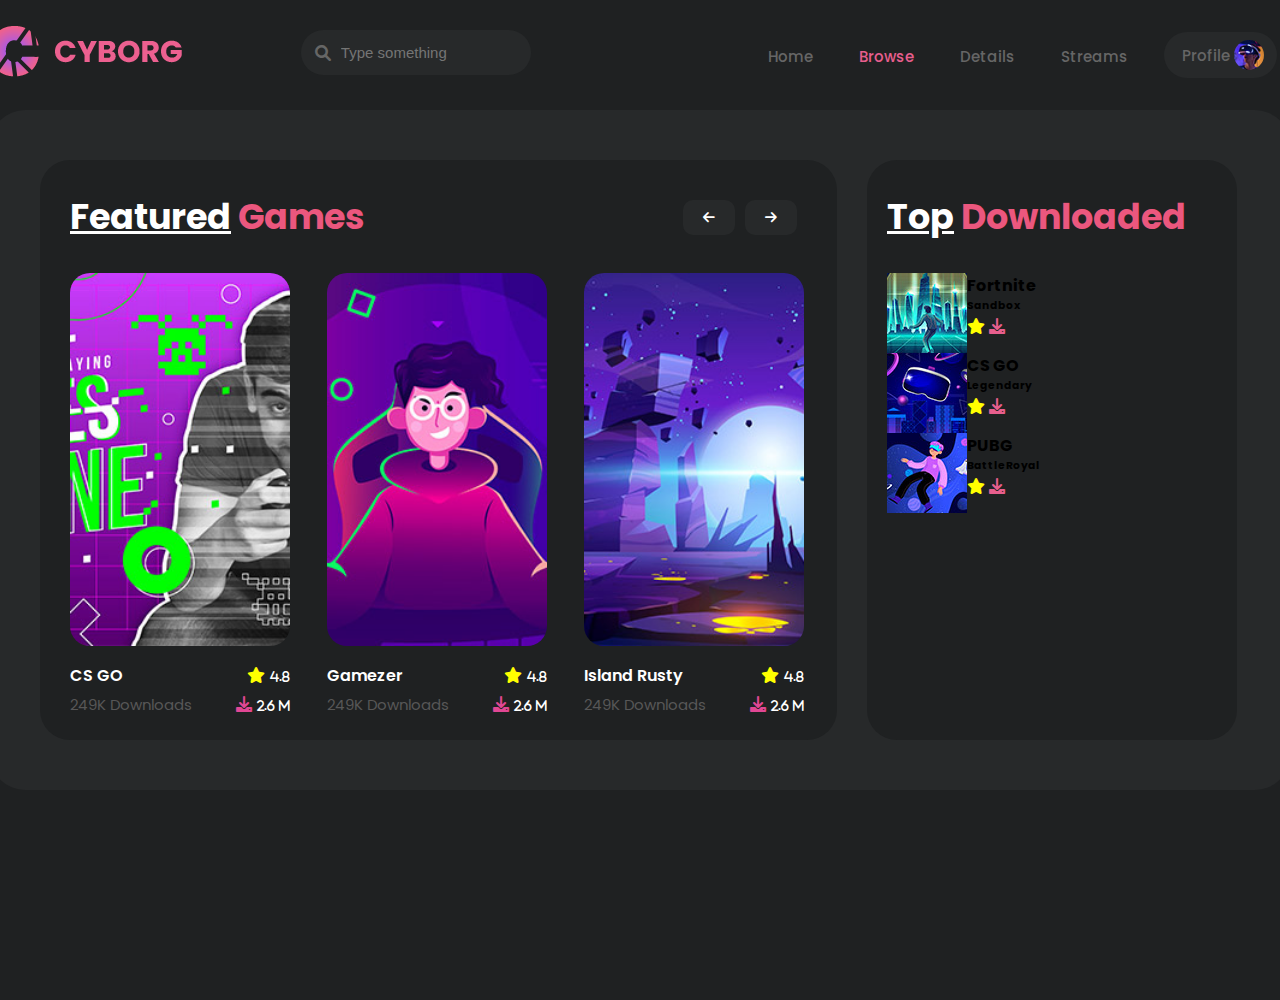
<file: Cyborg sait/browse.html>
<!DOCTYPE html>
<html lang="en">
<head>
    <meta charset="UTF-8">
    <meta name="viewport" content="width=device-width, initial-scale=1.0">
    <title>Browse</title>
    <link rel="stylesheet" href="css/browse.css">
    <link href="https://fonts.googleapis.com/css2?family=Poppins:ital,wght@0,100;0,200;0,300;0,400;0,500;0,600;0,700;0,800;0,900;1,100;1,200;1,300;1,400;1,500;1,600;1,700;1,800;1,900&display=swap" rel="stylesheet">
    <link href="https://cdnjs.cloudflare.com/ajax/libs/font-awesome/6.0.0-beta3/css/all.min.css" rel="stylesheet">
</head>
<body>
    <div id="all-content">
        <header>
            <nav>
                <div id="header-logo">
                    <a href="#"><img src="images/logo.png" alt="Logo cyborg"></a>
                </div>
                <div id="header-searcher">
                    <i class="fas fa-search" style="position:relative; right:-30px; top:-2px; color:#666;"></i>
                    <input type="text" placeholder="Type something">
                </div>
                <div id="header-navigation">
                    <ul>
                        <li><a href="home.html" class="header-btns">Home</a></li>
                        <li><a href="browse.html" class="header-btns" style="color: #e75e8d;">Browse</a></li>
                        <li><a href="#" class="header-btns">Details</a></li>
                        <li><a href="#" class="header-btns">Streams</a></li>
                        <li>
                            <a href="#" id="profile-btn">
                                <span>Profile</span>
                                <img src="images/profile-header.jpg" alt="avatar" width="25px" height="25px">
                            </a>
                        </li>
                    </ul>
                </div>
            </nav>
        </header>
        <main>
            <div id="info-container">
                <article id="featered-games">
                    <div class="headings">
                        <h3 class="blocks-h3"><span>Featured</span> Games</h3>
                        <div>
                            <button type="button" onclick="gamesContainer.Next()"><i class="fas fa-arrow-left" style="color: white;"></i></button>   
                            <button type="button" onclick="gamesContainer.Pre()"><i class="fas fa-arrow-right" style="color: white;"></i></button>                      
                        </div>
                    </div>                    
                    <div id="games-container">
                        <div class="games-container-block" id="first">
                            <img src="images\featured-01.jpg" alt="">
                            <div class="first-line">
                                <h5>CS GO</h5>
                                <i class="fas fa-star" style="color:yellow;"></i>
                            </div>
                            <div class="second-line">
                                <p>249K Downloads</p>
                                <i class="fas fa-download" style="color:rgb(225, 71, 148);"></i>
                            </div>
                        </div>
                        <div class="games-container-block" id="second">
                            <img src="images\featured-02.jpg" alt="">
                            <div class="first-line">
                                <h5>Gamezer</h5>
                                <i class="fas fa-star" style="color:yellow;"></i>
                            </div>
                            <div class="second-line">
                                <p>249K Downloads</p>
                                <i class="fas fa-download" style="color:rgb(225, 71, 148);"></i>
                            </div>
                        </div>
                        <div class="games-container-block" id="third">
                            <img src="images\featured-03.jpg" alt="">
                            <div class="first-line">
                                <h5>Island Rusty</h5>
                                <i class="fas fa-star" style="color:yellow;"></i>
                            </div>
                            <div class="second-line">
                                <p>249K Downloads</p>
                                <i class="fas fa-download" style="color:rgb(225, 71, 148);"></i>
                            </div>
                        </div>
                    </div>
                </article>
                <article id="top-downloaded">
                    <h3 class="blocks-h3"><span>Top</span> Downloaded</h3>
                    <ul>
                        <li>
                            <img src="images\game-01.jpg" alt="">
                            <h4>Fortnite</h4>
                            <h6>Sandbox</h6>
                            <span><i class="fas fa-star" style="color: yellow;"></i></span>
                            <span><i class="fas fa-download" style="color: #e75e8d;"></i></span>
                        </li>
                        <li>
                            <img src="images\game-02.jpg" alt="">
                            <h4>CS GO</h4>
                            <h6>Legendary</h6>
                            <span><i class="fas fa-star" style="color: yellow;"></i></span>
                            <span><i class="fas fa-download" style="color: #e75e8d;"></i></span>
                        </li>
                        <li>
                            <img src="images\game-03.jpg" alt="">
                            <h4>PUBG</h4>
                            <h6>BattleRoyal</h6>
                            <span><i class="fas fa-star" style="color: yellow;"></i></span>
                            <span><i class="fas fa-download" style="color: #e75e8d;"></i></span>
                        </li>
                    </ul>
                </article>
            </div>
        </main>
    </div>
    <script src="js/browse.js"></script>
</body>
</html>
</file>
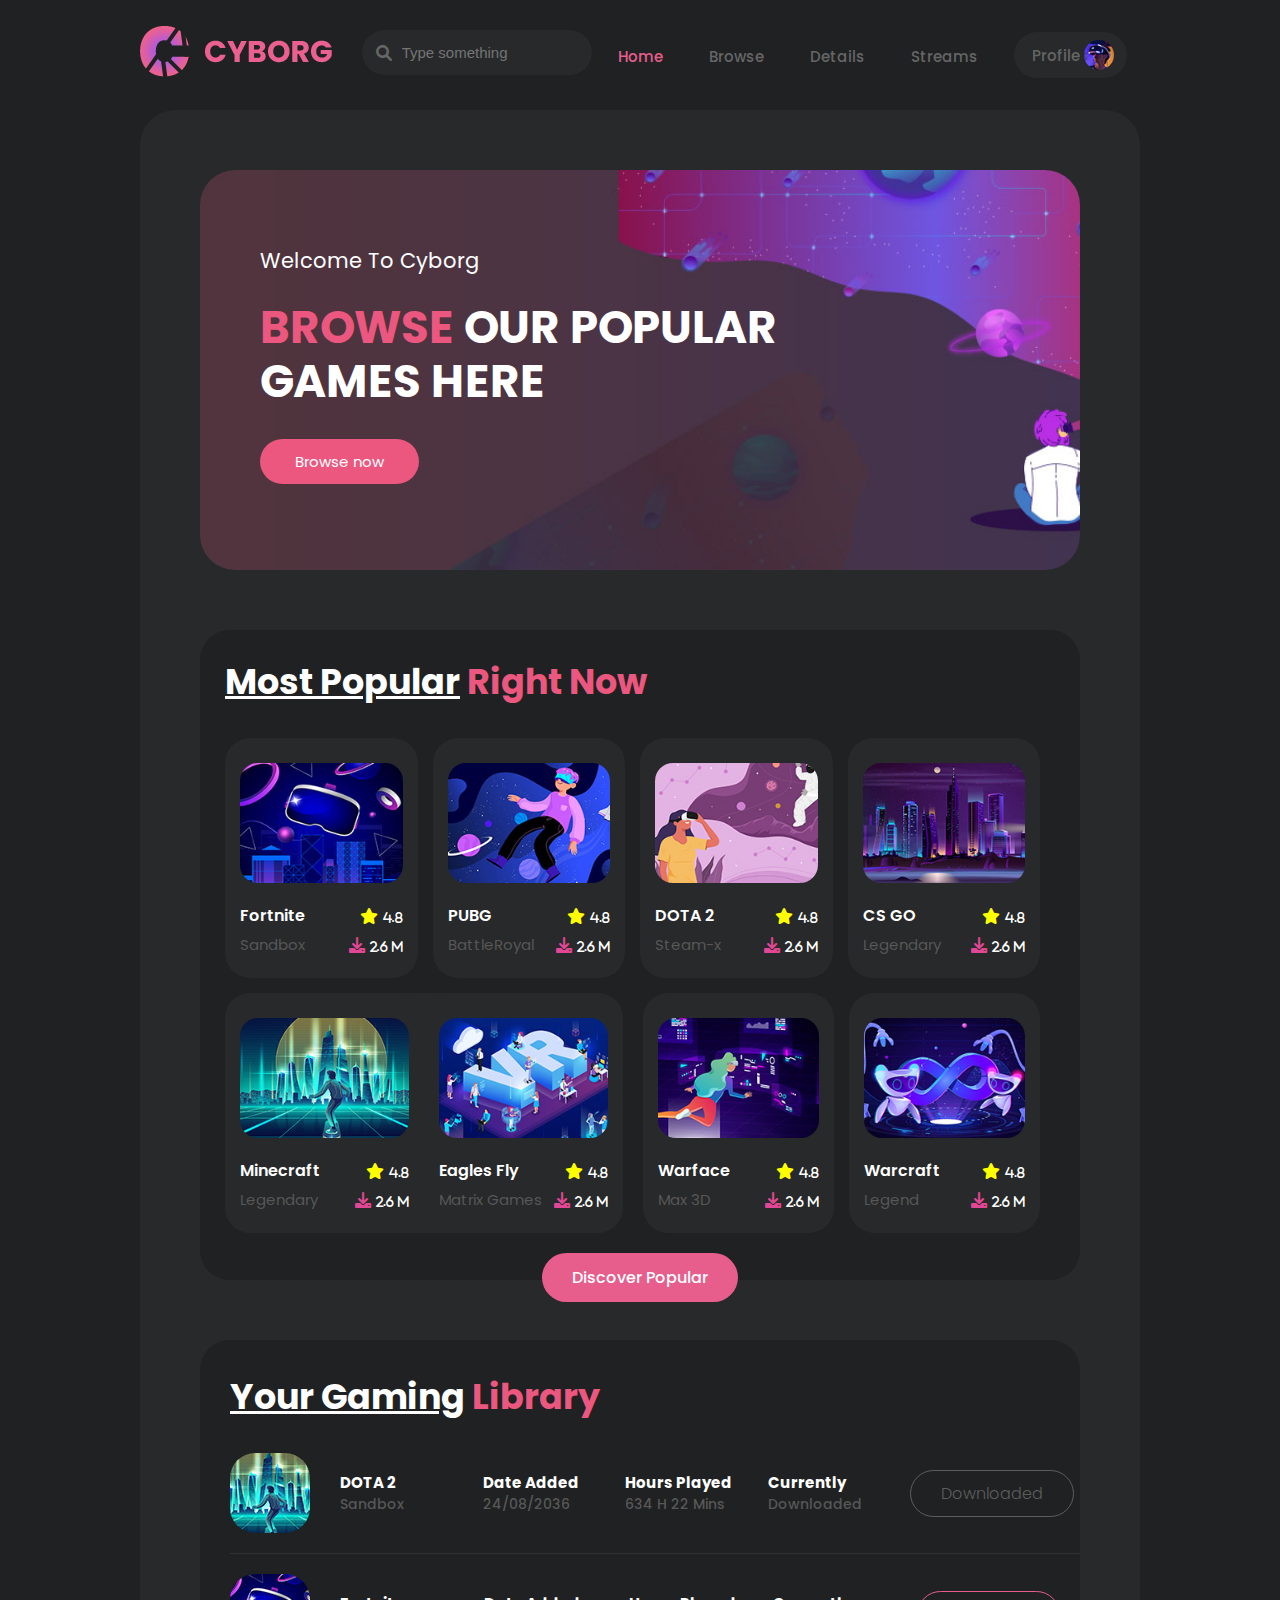
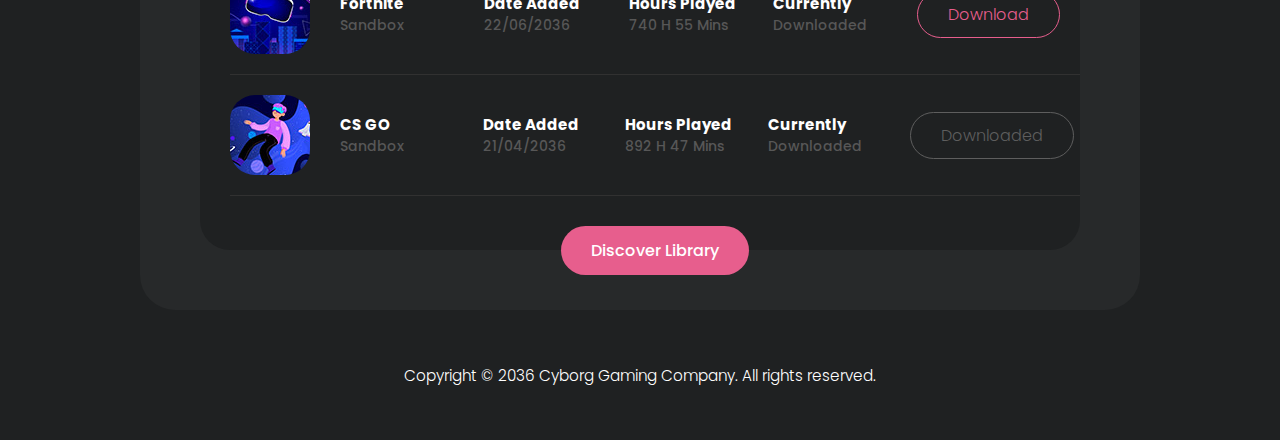
<file: Cyborg sait/home.html>
<!DOCTYPE html>
<html lang="en">
<head>
    <meta charset="UTF-8">
    <meta name="viewport" content="width=device-width, initial-scale=1.0">
    <title>Website</title>

    <!--добавление шрифтов и fontawesome-->
    <link href="https://fonts.googleapis.com/css2?family=Poppins:ital,wght@0,100;0,200;0,300;0,400;0,500;0,600;0,700;0,800;0,900;1,100;1,200;1,300;1,400;1,500;1,600;1,700;1,800;1,900&display=swap" rel="stylesheet">
    <link href="https://cdnjs.cloudflare.com/ajax/libs/font-awesome/6.0.0-beta3/css/all.min.css" rel="stylesheet">

    <!--добавление стилей-->
    <link rel="stylesheet" href="css/home.css">
</head>
<body>
    <div id="all-content">
        <header>
            <nav>
                <div id="header-logo">
                    <a href="#"><img src="images/logo.png" alt="Logo cyborg"></a>
                </div>
                <div id="header-searcher">
                    <i class="fas fa-search" style="position:relative; right:-30px; top:-2px; color:#666;"></i>
                    <input type="text" placeholder="Type something">
                </div>
                <div id="header-navigation">
                    <ul>
                        <li><a href="home.html" class="header-btns" style="color: #e75e8d;">Home</a></li>
                        <li><a href="browse.html" class="header-btns">Browse</a></li>
                        <li><a href="#" class="header-btns">Details</a></li>
                        <li><a href="#" class="header-btns">Streams</a></li>
                        <li>
                            <a href="#" id="profile-btn">
                                <span>Profile</span>
                                <img src="images/profile-header.jpg" alt="avatar" width="25px" height="25px">
                            </a>
                        </li>
                    </ul>
                </div>
            </nav>
        </header>
        <main>
            <div id="main-baner">
                <div id="main-baner-text">
                    <h4>Welcome To Cyborg</h4>
                    <h3>
                        <em>browse</em> 
                        our popular <br> games here
                    </h3>
                    <a href="#" class="main-baner-btn">Browse now</a>
                </div>
            </div>
            <div id="main-content">
                <h3 class="blocks-h3"><span>Most Popular</span> Right Now</h3>
                <div class="games-block-container">
                    <div class="games-block">
                        <img src="images/popular-01.jpg" alt="Fortnite">
                        <div class="games-block-text">
                            <div class="first-line">
                                <h5>Fortnite</h5>
                                <i class="fas fa-star" style="color:yellow;"></i>
                            </div>
                            <div class="second-line">
                                <h5>Sandbox</h5>
                                <i class="fas fa-download" style="color:rgb(225, 71, 148);"></i>
                            </div>
                        </div>
                    </div>
                    <div class="games-block">
                        <img src="images/popular-02.jpg" alt="PUBG">
                        <div class="games-block-text">
                            <div class="first-line">
                                <h5>PUBG</h5>
                                <i class="fas fa-star" style="color:yellow;"></i>
                            </div>
                            <div class="second-line">
                                <h5>BattleRoyal</h5>
                                <i class="fas fa-download" style="color:rgb(225, 71, 148);"></i>
                            </div>
                        </div>
                    </div>
                    <div class="games-block">
                        <img src="images/popular-03.jpg" alt="DOTA 2">
                        <div class="games-block-text">
                            <div class="first-line">
                                <h5>DOTA 2</h5>
                                <i class="fas fa-star" style="color:yellow;"></i>
                            </div>
                            <div class="second-line">
                                <h5>Steam-x</h5>
                                <i class="fas fa-download" style="color:rgb(225, 71, 148);"></i>
                            </div>
                        </div>
                    </div>
                    <div class="games-block">
                        <img src="images/popular-04.jpg" alt="CS GO">
                        <div class="games-block-text">
                            <div class="first-line">
                                <h5>CS GO</h5>
                                <i class="fas fa-star" style="color:yellow;"></i>
                            </div>
                            <div class="second-line">
                                <h5>Legendary</h5>
                                <i class="fas fa-download" style="color:rgb(225, 71, 148);"></i>
                            </div>
                        </div>
                    </div>
                </div>
                <div class="games-block-container">
                    <div id="two-blocks">
                        <div class="games-block">
                            <img src="images/popular-05.jpg" alt="Minecraft">
                            <div class="games-block-text">
                                <div class="first-line">
                                    <h5>Minecraft</h5>
                                    <i class="fas fa-star" style="color:yellow;"></i>
                                </div>
                                <div class="second-line">
                                    <h5>Legendary</h5>
                                    <i class="fas fa-download" style="color:rgb(225, 71, 148);"></i>
                                </div>
                            </div>
                        </div>
                        <div class="games-block">
                            <img src="images/popular-06.jpg" alt="Eagles Fly">
                            <div class="games-block-text">
                                <div class="first-line">
                                    <h5>Eagles Fly</h5>
                                    <i class="fas fa-star" style="color:yellow;"></i>
                                </div>
                                <div class="second-line">
                                    <h5>Matrix Games</h5>
                                    <i class="fas fa-download" style="color:rgb(225, 71, 148);"></i>
                                </div>
                            </div>
                        </div>
                    </div>        
                    <div class="games-block">
                        <img src="images/popular-07.jpg" alt="Warface">
                        <div class="games-block-text">
                            <div class="first-line">
                                <h5>Warface</h5>
                                <i class="fas fa-star" style="color:yellow;"></i>
                            </div>
                            <div class="second-line">
                                <h5>Max 3D</h5>
                                <i class="fas fa-download" style="color:rgb(225, 71, 148);"></i>
                            </div>
                        </div>
                    </div>
                    <div class="games-block">
                        <img src="images/popular-08.jpg" alt="Warcraft">
                        <div class="games-block-text">
                            <div class="first-line">
                                <h5>Warcraft</h5>
                                <i class="fas fa-star" style="color:yellow;"></i>
                            </div>
                            <div class="second-line">
                                <h5>Legend</h5>
                                <i class="fas fa-download" style="color:rgb(225, 71, 148);"></i>
                            </div>
                        </div>
                    </div>
                </div>
                <div class="main-btn">
                    <a href="#">Discover Popular</a>
                </div>
            </div>
            <div id="library">
                <h3 class="blocks-h3"><span>Your Gaming</span> Library</h3>
                <div id="library-content">
                    <div class="library-block">
                        <ul>
                            <img src="images\game-01.jpg" alt="Dota">
                            <li>
                                <h4>DOTA 2</h4>
                                <span>Sandbox</span>
                            </li>
                            <li>
                                <h4>Date Added</h4>
                                <span>24/08/2036</span>
                            </li>
                            <li>
                                <h4>Hours Played</h4>
                                <span>634 H 22 Mins</span>
                            </li>
                            <li>
                                <h4>Currently</h4>
                                <span>Downloaded</span>
                            </li>
                            <li>
                                <a href="" class="download">Downloaded</a>
                            </li>
                        </ul> 
                    </div>
                    <hr style="border: none; height: 1px; background-color: #313131; margin: 20px 0;">
                    <div class="library-block">
                        <ul>
                            <img src="images\game-02.jpg" alt="">
                            <li>
                                <h4>Fortnite</h4>
                                <span>Sandbox</span>
                            </li>
                            <li>
                                <h4>Date Added</h4>
                                <span>22/06/2036</span>
                            </li>
                            <li>
                                <h4>Hours Played</h4>
                                <span>740 H 55 Mins</span>
                            </li>
                            <li>
                                <h4>Currently</h4>
                                <span>Downloaded</span>
                            </li>
                            <li>
                                <a href="" class="undownload">Download</a>
                            </li>
                        </ul> 
                    </div>
                    <hr style="border: none; height: 1px; background-color: #313131; margin: 20px 0;">
                    <div class="library-block">
                        <ul>
                            <img src="images\game-03.jpg" alt="">
                            <li>
                                <h4>CS GO</h4>
                                <span>Sandbox</span>
                            </li>
                            <li>
                                <h4>Date Added</h4>
                                <span>21/04/2036</span>
                            </li>
                            <li>
                                <h4>Hours Played</h4>
                                <span>892 H 47 Mins</span>
                            </li>
                            <li>
                                <h4>Currently</h4>
                                <span>Downloaded</span>
                            </li>
                            <li>
                                <a href="" class="download">Downloaded</a>
                            </li>
                        </ul> 
                    </div>
                    <hr style="border: none; height: 1px; background-color: #313131; margin: 20px 0 30px 0;">
                    <div class="main-btn">
                        <a href="#">Discover Library</a>
                    </div>
                </div>
            </div>
        </main>
        <footer>
            <h3>Copyright © 2036 Cyborg Gaming Company. All rights reserved.</h3>
        </footer>
    </div>
</body>
</html>
</file>
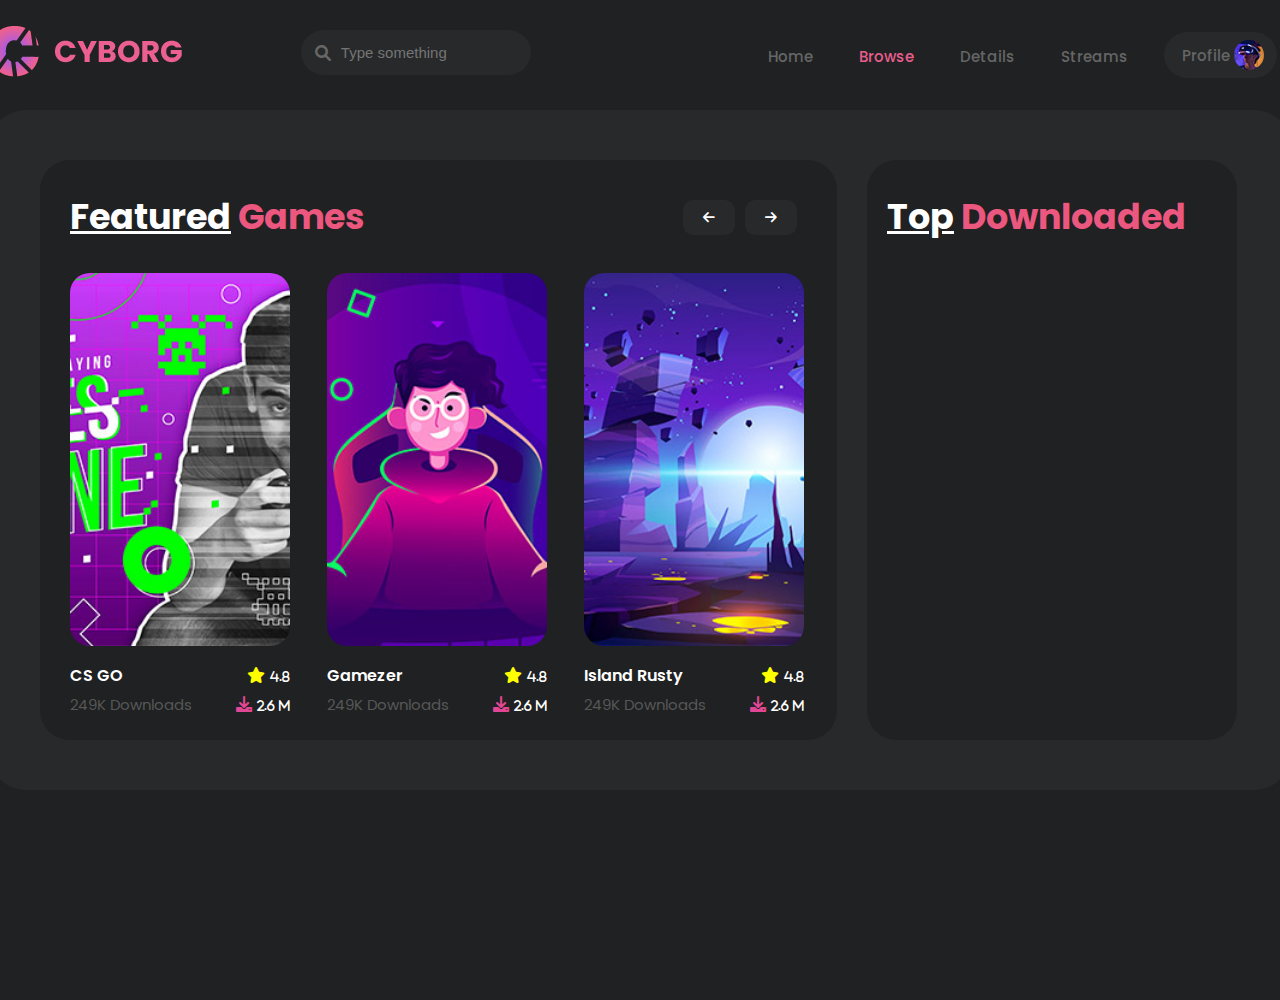
<file: Website/browse.html>
<!DOCTYPE html>
<html lang="en">
<head>
    <meta charset="UTF-8">
    <meta name="viewport" content="width=device-width, initial-scale=1.0">
    <title>Browse</title>
    <link rel="stylesheet" href="css/browse.css">
    <script src="js/browse.js"></script>
    <link href="https://fonts.googleapis.com/css2?family=Poppins:ital,wght@0,100;0,200;0,300;0,400;0,500;0,600;0,700;0,800;0,900;1,100;1,200;1,300;1,400;1,500;1,600;1,700;1,800;1,900&display=swap" rel="stylesheet">
    <link href="https://cdnjs.cloudflare.com/ajax/libs/font-awesome/6.0.0-beta3/css/all.min.css" rel="stylesheet">

</head>
<body>
    <div id="all-content">
        <header>
            <nav>
                <div id="header-logo">
                    <a href="#"><img src="images/logo.png" alt="Logo cyborg"></a>
                </div>
                <div id="header-searcher">
                    <i class="fas fa-search" style="position:relative; right:-30px; top:-2px; color:#666;"></i>
                    <input type="text" placeholder="Type something">
                </div>
                <div id="header-navigation">
                    <ul>
                        <li><a href="home.html" class="header-btns">Home</a></li>
                        <li><a href="browse.html" class="header-btns" style="color: #e75e8d;">Browse</a></li>
                        <li><a href="#" class="header-btns">Details</a></li>
                        <li><a href="#" class="header-btns">Streams</a></li>
                        <li>
                            <a href="#" id="profile-btn">
                                <span>Profile</span>
                                <img src="images/profile-header.jpg" alt="avatar" width="25px" height="25px">
                            </a>
                        </li>
                    </ul>
                </div>
            </nav>
        </header>
        <main>
            <div id="info-container">
                <div id="featered-games">
                    <div class="headings">
                        <h3 class="blocks-h3"><span>Featured</span> Games</h3>
                        <div>
                            <button type="button" onclick="Pre()"><i class="fas fa-arrow-left" style="color: white;"></i></button>   
                            <button type="button" onclick="Next()"><i class="fas fa-arrow-right" style="color: white;"></i></button>                      
                        </div>
                    </div>
                    <div id="games-container">
                        <div class="games-container-block" id="first">
                            <img src="images\featured-01.jpg" alt="">
                            <div class="first-line">
                                <h5>CS GO</h5>
                                <i class="fas fa-star" style="color:yellow;"></i>
                            </div>
                            <div class="second-line">
                                <p>249K Downloads</p>
                                <i class="fas fa-download" style="color:rgb(225, 71, 148);"></i>
                            </div>
                        </div>
                        <div class="games-container-block" id="second">
                            <img src="images\featured-02.jpg" alt="">
                            <div class="first-line">
                                <h5>Gamezer</h5>
                                <i class="fas fa-star" style="color:yellow;"></i>
                            </div>
                            <div class="second-line">
                                <p>249K Downloads</p>
                                <i class="fas fa-download" style="color:rgb(225, 71, 148);"></i>
                            </div>
                        </div>
                        <div class="games-container-block" id="third">
                            <img src="images\featured-03.jpg" alt="">
                            <div class="first-line">
                                <h5>Island Rusty</h5>
                                <i class="fas fa-star" style="color:yellow;"></i>
                            </div>
                            <div class="second-line">
                                <p>249K Downloads</p>
                                <i class="fas fa-download" style="color:rgb(225, 71, 148);"></i>
                            </div>
                        </div>
                    </div>
                </div>
                <div id="top-downloaded">
                    <h3 class="blocks-h3"><span>Top</span> Downloaded</h3>
                    <div>

                    </div>
                </div>
            </div>
        </main>
    </div>
</body>
</html>
</file>
<file: Cyborg sait/css/browse.css>
*{
    box-sizing: border-box;
    margin: 0;
    padding: 0;
}

html{
    min-height: 100%;
    background-color:#1f2122;
}

body{
    font-family: "Poppins", serif;
    font-weight: 500;
    font-style: normal;
    width: 100%;
    display: flex;
    justify-content: center;
}

header{
    height: 110px;
    width: 100%;
}

nav{
    display: flex;
    height: 100%;
}

a{
    text-decoration: none;
    color: white;
}

ul {
    list-style: none;
    display: flex;
}

#header-logo{
    display: flex;
    align-items: center;
    height: 100%;
    width: 300px;
}

#header-searcher{
    width: 300px;
    display: flex;
    align-items: center;
    justify-content: center;
}

#header-searcher input{
    border: none;
    margin-bottom: 5px;
    font-size: 15px;
    border-radius: 30px;
    background-color: #27292a;
    padding: 0 10px 0 40px;
    color: #666;
    height: 45px;
    width: 230px;
}

#header-navigation{
    width: 800px;
    display: flex;
    align-items: center;
    justify-content: right;
}

#header-navigation ul{
    list-style: none;
    display: flex;
}

#header-navigation ul li{
    padding: 0 13px;
}

.header-btns{
    color: #666;
    text-decoration: none;
    display: block;
    padding: 13px 10px;
    height: 47px;
    font-size: 15px;
    transition: 0.2s;
}

.header-btns:hover{
    color: rgb(152, 53, 53);
}

#profile-btn{
    font-size: 15px;
    color: #666;
    position: relative;
    text-decoration: none;
    display: block;
    background-color: #27292a;
    height: 46px;
    padding: 12px 47px 13px 18px;
    border-radius: 25px;
    transition: 0.2s;
}

#profile-btn img{
    width: 30px;
    height: 30px;
    border-radius: 50%;
    position: absolute;
    top: 8px;
    left: 70px;
}

#profile-btn:hover{
    color: white;
    background-color: rgb(235, 87, 126);
}


#all-content{
    width: 1300px;
    height: 1000px;
}

main{
    border-radius: 35px;
    background-color: #27292a;
    padding: 50px;
}

#info-container{
    display: flex;
}

#featered-games{
    padding: 30px 30px;
    height: 580px;
    width: 797px;
    border-radius: 30px;
    background-color: #1f2122;
    margin-right: 30px;
    overflow: hidden;
}

#top-downloaded{
    padding: 30px 20px;
    height: 580px;
    width: 370px;
    border-radius: 30px;
    background-color: #1f2122;
}

.blocks-h3{
    color: rgb(235, 87, 126);
    font-size: 35px;
    margin-bottom: 30px;
}

.blocks-h3 span{
    color: white;
    text-decoration: underline;
}

.first-line {
    display: flex;
    align-items: center;
    width: 100%;
    justify-content: space-between;
    margin-bottom: 5px;
}

.first-line h5 {
    color: white;
    font-size: 16px;
    font-weight: 600;
}

.first-line i::after {
    content: "4.8";
    margin-left: 5px;
    font-size: 12px; 
    color: white; 
}

.second-line {
    display: flex;
    align-items: center;
    width: 100%;
    justify-content: space-between;
}

.second-line p {
    color: rgb(87, 87, 87);
    font-weight: 400;
    font-size: 15px;
}

.second-line i::after {
    content: "2.6 m";
    margin-left: 5px;
    font-size: 12px;
    font-weight: lighter;   
    color: white; 
}

#games-container{
    display: flex;
    transition: transform 0.2s ease-in-out;
}

.games-container-block{
    margin-right: 37px;
}

.games-container-block img{
    height: auto;
    width: 220px;
    border-radius: 20px;
    margin-bottom: 10px;
}

.headings{
    display: flex;
    justify-content: space-between;
}

.headings div{
    display: flex;
    align-items: start;
    margin-top: 10px;
}

.headings div button{
    background-color: #27292a;
    border: none;
    border-radius: 10px;
    padding: 10px 20px;
    margin-right: 10px;
    transition: 0.3s;
}

.headings div button:hover{
    transform: scale(1.2);
}

#top-downloaded ul{
    width: 100%;
    flex-direction: column;
}

#top-downloaded ul li{
    flex: 1;
}

#top-downloaded ul li span{
    width: 50px;
}

#top-downloaded h4{

}

#top-downloaded h6{

}
#top-downloaded img{
    float: left;
}
</file>
<file: Cyborg sait/css/home.css>
*{
    box-sizing: border-box;
    margin: 0;
    padding: 0;
}

html{
    min-height: 100%;
    background-color:#1f2122;
}

body{
    font-family: "Poppins", serif;
    font-weight: 500;
    font-style: normal;
    width: 100%;
    display: flex;
    justify-content: center;
}

header{
    height: 110px;
    width: 100%;
}

footer{
    height: 130px;
    width: 100%;
    display: flex;
    justify-content: center;
    align-items: center;
    font-size: 13px;
    color: white;
    h3{
        font-weight: 300;
    }
}

nav{
    display: flex;
    height: 100%;
}

a{
    text-decoration: none;
    color: white;
}

#header-logo{
    display: flex;
    align-items: center;
    height: 100%;
    width: 300px;
}

#header-searcher{
    width: 300px;
    display: flex;
    align-items: center;
    justify-content: center;
}

#header-searcher input{
    border: none;
    margin-bottom: 5px;
    font-size: 15px;
    border-radius: 30px;
    background-color: #27292a;
    padding: 0 10px 0 40px;
    color: #666;
    height: 45px;
    width: 230px;
}

#header-navigation{
    width: 800px;
    display: flex;
    align-items: center;
    justify-content: right;
}

#header-navigation ul{
    list-style: none;
    display: flex;
}

#header-navigation ul li{
    padding: 0 13px;
}

.header-btns{
    color: #666;
    text-decoration: none;
    display: block;
    padding: 13px 10px;
    height: 47px;
    font-size: 15px;
    transition: 0.2s;
}

.header-btns:hover{
    color: rgb(152, 53, 53);
}

#profile-btn{
    font-size: 15px;
    color: #666;
    position: relative;
    text-decoration: none;
    display: block;
    background-color: #27292a;
    height: 46px;
    padding: 12px 47px 13px 18px;
    border-radius: 25px;
    transition: 0.2s;
}

#profile-btn img{
    width: 30px;
    height: 30px;
    border-radius: 50%;
    position: absolute;
    top: 8px;
    left: 70px;
}

#profile-btn:hover{
    color: white;
    background-color: rgb(235, 87, 126);
}

#all-content{
    width: 1300px;
    height: 1000px;
}

/* end header */

/* start main */

main{
    border-radius: 35px;
    background-color: #27292a;
    padding: 60px;
}

#main-baner{
    padding: 80px 60px;
    margin-bottom: 60px;
    display: flex;
    justify-content: left;
    align-items: center;
    height: 400px;
    background: url('../images/banner-bg.jpg');
    background-size: cover;
    border-radius: 35px;
}

#main-baner-text{
    color: white;
    height: 250px;
}

#main-baner-text h4{
    font-size: 21px;
    font-weight: 400;
    margin-bottom: 25px;
}

#main-baner-text h3{
    font-size: 45px;
    font-weight: 700;
    margin-bottom: 40px;
    line-height: 1.2;
    text-transform: uppercase;
}

#main-baner-text h3 em{
    font-style: normal;
    color: rgb(235, 87, 126);
}

#main-baner-text a{
    font-size: 15px;
    font-weight: 400;
    padding: 12px 35px;
    background-color: rgb(235, 87, 126);
    border-radius: 23px;
    transition: 0.2s;
}

#main-baner-text a:hover{
    background-color: white;
    color: rgb(235, 87, 126);
}

.games-block-container{
    display: flex;  
}

.blocks-h3{
    color: rgb(235, 87, 126);
    font-size: 35px;
    margin-bottom: 30px;
}

.blocks-h3 span{
    color: white;
    text-decoration: underline;
}

#main-content{
    padding: 30px 0 30px 30px;
    width: 100%;
    height: 800px;
    border-radius: 30px;
    background-color: #1f2122;
    margin-bottom: 60px;
}

.games-block{
    background-color: #27292a;
    border-radius: 25px;
    height: 300px;
    width: 270px;
    padding: 25px 15px;
    display: flex;
    flex-direction: column;
    margin-right: 30px;
    margin-bottom: 30px; 
}

.games-block img{
    border-radius: 18px;
    margin-bottom: 20px;
}

.games-block-text .first-line {
    display: flex;
    align-items: center;
    width: 100%;
    justify-content: space-between;
    margin-bottom: 5px;
}

.games-block-text .first-line h5 {
    color: white;
    font-size: 16px;
    font-weight: 600;
}

.games-block-text .first-line i::after {
    content: "4.8";
    margin-left: 5px;
    font-size: 12px; 
    color: white; 
}

.games-block-text .second-line {
    display: flex;
    align-items: center;
    width: 100%;
    justify-content: space-between;
}

.games-block-text .second-line h5 {
    color: rgb(87, 87, 87);
    font-weight: 400;
    font-size: 15px;
}

.games-block-text .second-line i::after {
    content: "2.6 m";
    margin-left: 5px;
    font-size: 12px;
    font-weight: lighter;   
    color: white; 
}

#two-blocks {
    display: flex;
    background-color: #27292a;
    border-radius: 25px;
    margin-right: 30px;
    margin-bottom: 30px;
    height: 300px;
    width: 580px;
}

#two-blocks .games-block{
    margin: 0;
    background-color: inherit;
}

.main-btn{
    display: flex;
    align-content: center;
    justify-content: center;
}

.main-btn a{
    padding: 12px 30px;
    border-radius: 30px;
    background-color: #e75e8d;
    transition: 0.2s;
}

.main-btn a:hover{
    padding: 12px 30px;
    border-radius: 30px;
    color: #e75e8d;
    background-color: white;
}

#library {
    padding: 30px 0 30px 30px;
    width: 100%;
    height: 510px;
    border-radius: 30px;
    background-color: #1f2122;
}

.library-block{
    display: flex;
    width: 100%;
}

.library-block ul{
    list-style: none;
    display: flex;
    width: 100%;
}

.library-block ul li{
    flex: 1;
    width: 170px;
    height: 100%;
    padding: 5px 20px 5px 0px;
    display: block;
    display: flex;
    flex-direction: column;
    align-items: start;
    justify-content: center;    
}   


.library-block ul li h4{
    font-size: 15px;
    color: white;
}

.library-block ul li span{
    font-size: 14px;
    color: #575757;
}

.library-block ul img{
    border-radius: 25px;
    max-width: 100%;
    height: auto;
    margin-right: 30px;

}

.download{
    padding: 10px 30px;
    background-color: inherit;
    font-size: 16px;
    font-weight: 300;
    color: #5e5e5e;
    border-radius: 30px;
    border: 1px solid #5e5e5e;
}

.undownload{
    padding: 10px 30px;
    background-color: inherit;
    font-size: 16px;
    font-weight: 300;
    color: #e75e8d;
    border-radius: 30px;
    border: 1px solid #e75e8d;
    transition: 0.2s;
}

.undownload:hover{
    background-color: #ffffff;
    color: #e75e8d;
}

/* end main */

@media (max-width: 1320px){
    #all-content{
        width: 1000px;
    }

    #main-content{
        height: 650px;
        padding: 25px 25px 0 25px;
    }

    .games-block{
        width: 250px;
        height: 240px;
        margin: 0 15px 15px 0;
        img{
            width: 100%;
            height: 120px;
        }
    }

    #two-blocks{
        margin: 0 20px 20px 0;
        height: 240px;
        width: 490px;
        .games-block{
            width: 199px;
        }
    }
}
</file>
<file: Website/css/browse.css>
*{
    box-sizing: border-box;
    margin: 0;
    padding: 0;
}

html{
    min-height: 100%;
    background-color:#1f2122;
}

body{
    font-family: "Poppins", serif;
    font-weight: 500;
    font-style: normal;
    width: 100%;
    display: flex;
    justify-content: center;
}

header{
    height: 110px;
    width: 100%;
}

nav{
    display: flex;
    height: 100%;
}

a{
    text-decoration: none;
    color: white;
}

#header-logo{
    display: flex;
    align-items: center;
    height: 100%;
    width: 300px;
}

#header-searcher{
    width: 300px;
    display: flex;
    align-items: center;
    justify-content: center;
}

#header-searcher input{
    border: none;
    margin-bottom: 5px;
    font-size: 15px;
    border-radius: 30px;
    background-color: #27292a;
    padding: 0 10px 0 40px;
    color: #666;
    height: 45px;
    width: 230px;
}

#header-navigation{
    width: 800px;
    display: flex;
    align-items: center;
    justify-content: right;
}

#header-navigation ul{
    list-style: none;
    display: flex;
}

#header-navigation ul li{
    padding: 0 13px;
}

.header-btns{
    color: #666;
    text-decoration: none;
    display: block;
    padding: 13px 10px;
    height: 47px;
    font-size: 15px;
    transition: 0.2s;
}

.header-btns:hover{
    color: rgb(152, 53, 53);
}

#profile-btn{
    font-size: 15px;
    color: #666;
    position: relative;
    text-decoration: none;
    display: block;
    background-color: #27292a;
    height: 46px;
    padding: 12px 47px 13px 18px;
    border-radius: 25px;
    transition: 0.2s;
}

#profile-btn img{
    width: 30px;
    height: 30px;
    border-radius: 50%;
    position: absolute;
    top: 8px;
    left: 70px;
}

#profile-btn:hover{
    color: white;
    background-color: rgb(235, 87, 126);
}


#all-content{
    width: 1300px;
    height: 1000px;
}

main{
    border-radius: 35px;
    background-color: #27292a;
    padding: 50px;
}

#info-container{
    display: flex;
}

#featered-games{
    padding: 30px 30px;
    height: 580px;
    width: 797px;
    border-radius: 30px;
    background-color: #1f2122;
    margin-right: 30px;
    overflow: hidden;
}

#top-downloaded{
    padding: 30px 20px;
    height: 580px;
    width: 370px;
    border-radius: 30px;
    background-color: #1f2122;
}

.blocks-h3{
    color: rgb(235, 87, 126);
    font-size: 35px;
    margin-bottom: 30px;
}

.blocks-h3 span{
    color: white;
    text-decoration: underline;
}

.first-line {
    display: flex;
    align-items: center;
    width: 100%;
    justify-content: space-between;
    margin-bottom: 5px;
}

.first-line h5 {
    color: white;
    font-size: 16px;
    font-weight: 600;
}

.first-line i::after {
    content: "4.8";
    margin-left: 5px;
    font-size: 12px; 
    color: white; 
}

.second-line {
    display: flex;
    align-items: center;
    width: 100%;
    justify-content: space-between;
}

.second-line p {
    color: rgb(87, 87, 87);
    font-weight: 400;
    font-size: 15px;
}

.second-line i::after {
    content: "2.6 m";
    margin-left: 5px;
    font-size: 12px;
    font-weight: lighter;   
    color: white; 
}

#games-container{
    display: flex;
    transition: transform 0.2s ease-in-out;
}

.games-container-block{
    margin-right: 37px;
}

.games-container-block img{
    height: auto;
    width: 220px;
    border-radius: 20px;
    margin-bottom: 10px;
}

.headings{
    display: flex;
    justify-content: space-between;
}

.headings div{
    display: flex;
    align-items: start;
    margin-top: 10px;
}

.headings div button{
    background-color: #27292a;
    border: none;
    border-radius: 10px;
    padding: 10px 20px;
    margin-right: 10px;
    transition: 0.3s;
}

.headings div button:hover{
    transform: scale(1.2);
}
</file>
